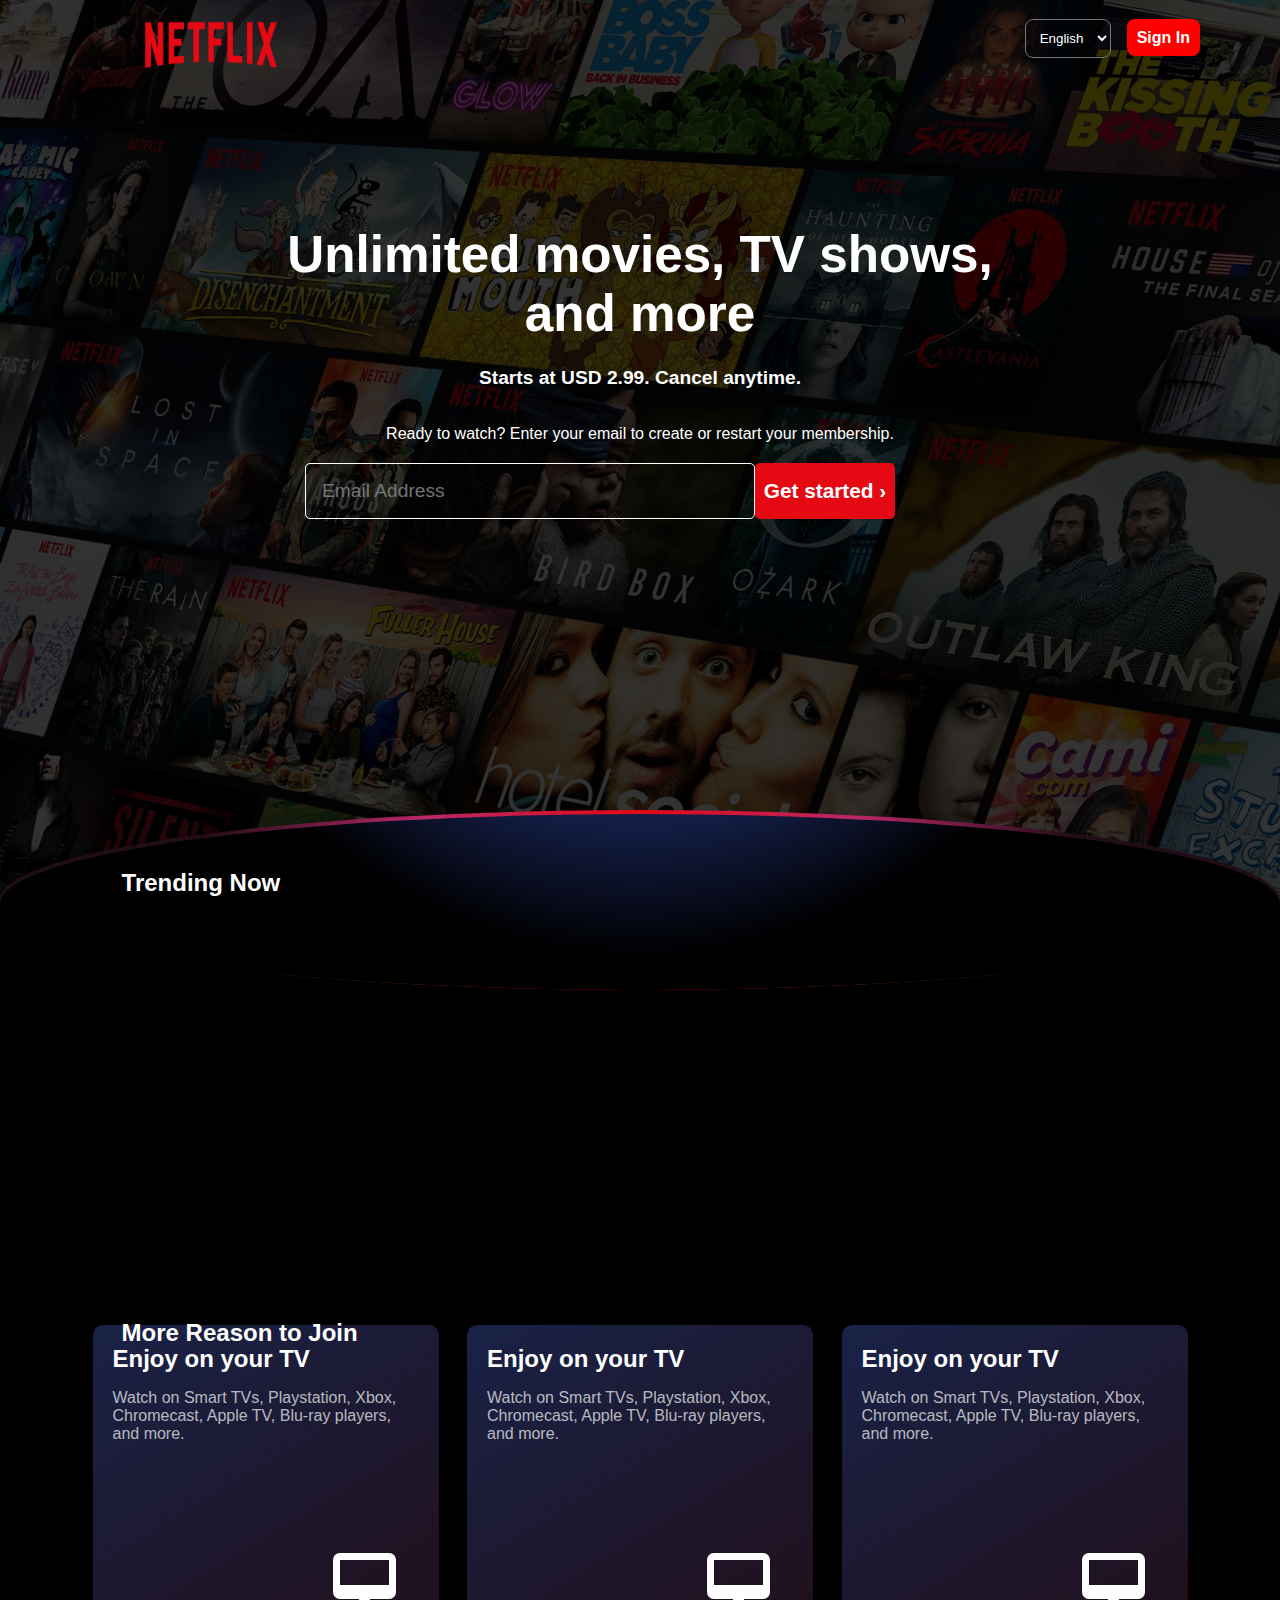
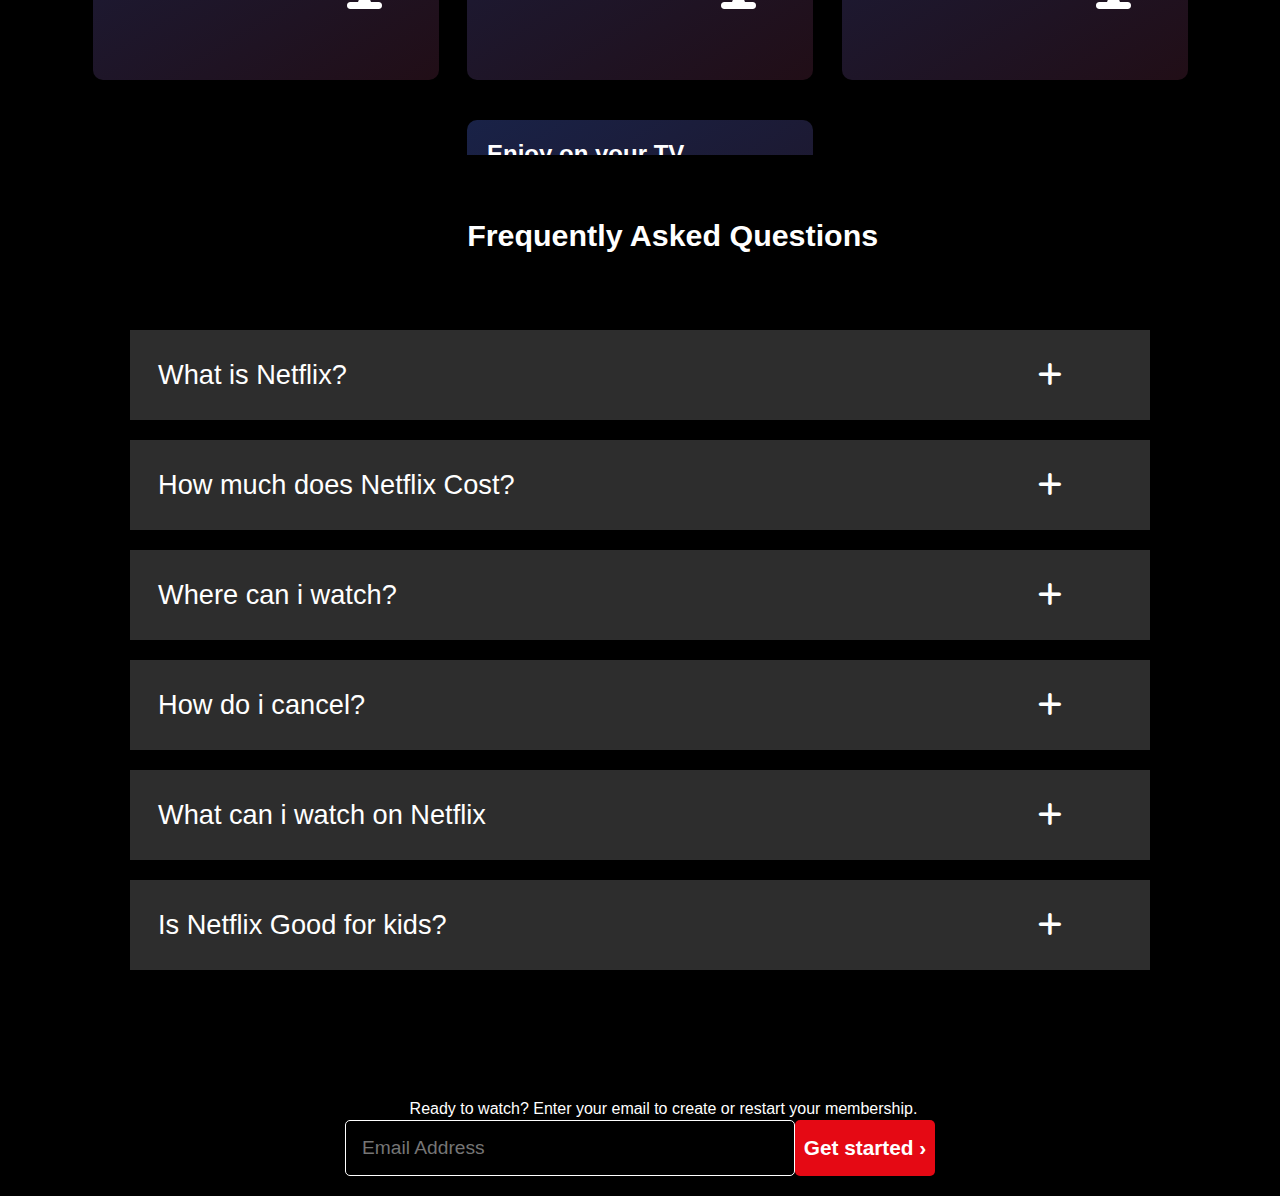
<file: Netflix Clone/index.html>
<!DOCTYPE html>
<html lang="en">
<head>
    <meta charset="UTF-8">
    <meta http-equiv="X-UA-Compatible" content="IE=edge">
    <meta name="viewport" content="width=device-width, initial-scale=1.0">
    <link rel="stylesheet" href="style.css">
    <link rel="shortcut icon" href="/Images/netflix-favicon.jpg" type="image/x-icon">
    <link rel="stylesheet" href="https://cdnjs.cloudflare.com/ajax/libs/font-awesome/6.7.2/css/all.min.css">
    <title>Netflix Nepal - Watch TV Shows & Movies</title>
</head>
<body>
    <div class="main">
        <nav class="navbar">
            <div class="nav-left">
                <div class="nav-logo"><img src="Images/netflix-logo.png" alt="logo "></div>
                <div class="nav-right">
                    <div class="nav-lang">
                        <select class="nav-lang-btn">
                           <option>English</option>
                           <option>Hindi</option>
                          <option>Nepali</option>
                        </select>
            </div>
            <div class="sign-in">
                <a href="signin.html" class="sign-in-btn">Sign In</a>
            </div>
        </div>
            </div>
        </nav>
        <div class="main-box">
            <div class="box-content">
                <h1>Unlimited movies, TV shows, and more</h1>
                <p class="sub-para">Starts at USD 2.99. Cancel anytime.</p>
                <p>Ready to watch? Enter your email to create or restart your membership.</p>
                <div class="input-button">
                     <input type="search" placeholder="Email Address" class="sub-input">
                     <button class="button">Get started ›</button>
                 </div>
            </div>
        </div>
        <div class="opaque-box"></div>
    </div>
    <section class="secondary-content">
        <div class="curve-wrapper">
            <div class="curve">
            <div class="curve2"></div>
        </div>
    </div>
    <div class="movie-content">
        <h2 class="movie-card-title">Trending Now</h2>
        <div class="box1 box"></div>
        <div class="box2 box"></div>
        <div class="box3 box"></div>
        <div class="box4 box"></div>
    </div>
    <div class="movie-content">
        <h2 class="movie-card-title">More Reason to Join</h2>
        <div class="sec-box-1 boxx">
            <h2>Enjoy on your TV</h2>
            <p>Watch on Smart TVs, Playstation, Xbox, Chromecast, Apple TV, Blu-ray players, and more.</p>
            <i class="fa-solid fa-desktop"></i>
        </div>
        <div class="sec-box-1 boxx">
            <h2>Enjoy on your TV</h2>
            <p>Watch on Smart TVs, Playstation, Xbox, Chromecast, Apple TV, Blu-ray players, and more.</p>
            <i class="fa-solid fa-desktop"></i>
        </div>
        <div class="sec-box-1 boxx">
            <h2>Enjoy on your TV</h2>
            <p>Watch on Smart TVs, Playstation, Xbox, Chromecast, Apple TV, Blu-ray players, and more.</p>
            <i class="fa-solid fa-desktop"></i>
        </div>
        <div class="sec-box-1 boxx">
            <h2>Enjoy on your TV</h2>
            <p>Watch on Smart TVs, Playstation, Xbox, Chromecast, Apple TV, Blu-ray players, and more.</p>
            <i class="fa-solid fa-desktop"></i>
        </div>
    </div>
    </section>
    <section class="faqs">
        <div class="faq-container">
            <h2>Frequently Asked Questions</h2>
            <div class="faq-box">
                <span>What is Netflix?</span>
                <i class="fas fa-plus"></i>
            </div>
            <div class="faq-box">
                <span>How much does Netflix Cost?</span>
                <i class="fas fa-plus"></i>
            </div>
            <div class="faq-box">
                <span>Where can i watch?</span>
                <i class="fas fa-plus"></i>
            </div>
            <div class="faq-box">
                <span>How do i cancel?</span>
                <i class="fas fa-plus"></i>
            </div>
            <div class="faq-box">
                <span>What can i watch on Netflix</span>
                <i class="fas fa-plus"></i>
            </div>
            <div class="faq-box">
                <span>Is Netflix Good for kids?</span>
                <i class="fas fa-plus"></i>
            </div>
        </div>
    </section>
    <footer>
        <div class="web-foot">
            <div class="foot-box-content">
                <p>Ready to watch? Enter your email to create or restart your membership.</p>
                <div class="input-button">
                     <input type="search" placeholder="Email Address" class="sub-input">
                     <button class="button">Get started ›</button>
                 </div>
            </div>
        </div>
    </footer>
</body>
</html>
</file>
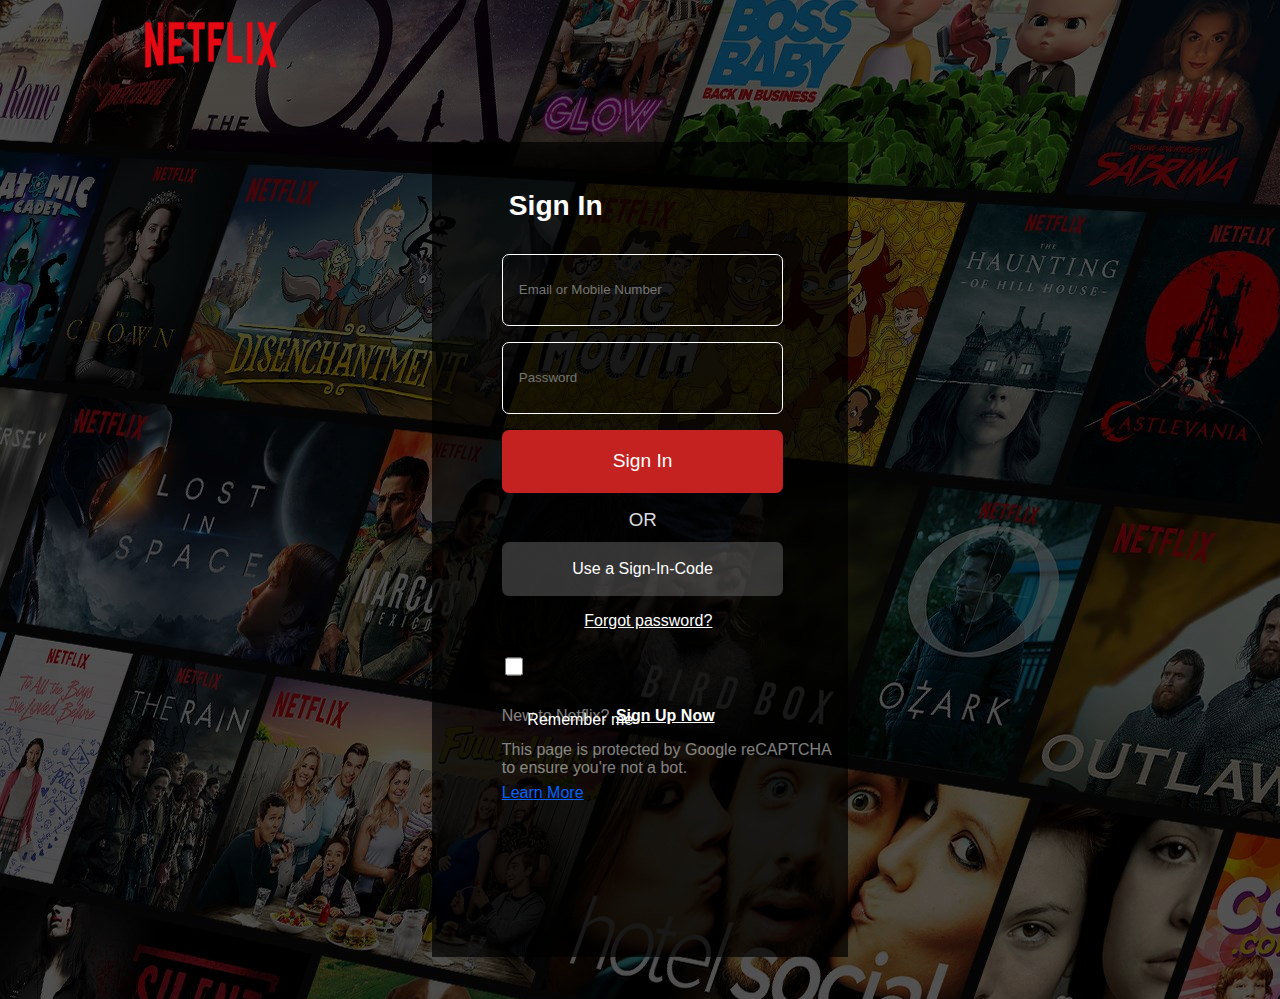
<file: Netflix Clone/signin.html>
<!DOCTYPE html>
<html lang="en">
<head>
    <meta charset="UTF-8">
    <meta http-equiv="X-UA-Compatible" content="IE=edge">
    <meta name="viewport" content="width=device-width, initial-scale=1.0">
    <link rel="stylesheet" href="sign-in-style.css">
    <link rel="shortcut icon" href="/Images/netflix-favicon.jpg" type="image/x-icon">
    <title>Netflix</title>
</head>
<body>
    <div class="main">
        <nav class="navbar">
            <div class="navbelt">
                <div class="logo">
                   <a href="index.html"><img src="Images/netflix-logo.png" alt="netflix-logo"></a> 
                </div>
            </div>
        </nav>
        <div class="main-body">
            <div class="main-content">
             <div class="form-panel">
                <h2>Sign In</h2>
                <div class="input-panel">
                    <form>
                    <input type="search" placeholder="Email or Mobile Number" class="email-input inp-temp" required>
                    <input type="search" placeholder="Password" class="pass-input inp-temp" required>
                        <button type="submit" class="inp-temp inp-temp-btn">Sign In</button>
                        <h3>OR</h3>
                        <button type="submit" class="inp-temp inp-temp-btn-2">Use a Sign-In-Code</button>
                        <a href="#">Forgot password?</a>
                        <div class="remember-me">
                            <input type="checkbox" name="chk-box" class="chk-box"> <span>Remember me</span>
                        </div>
                        <div class="sign-up-para">
                            <p>New to Netflix?</p>
                            <a href="#"> Sign Up Now</a>
                         </div>
                         <div class="captcha-notice">
                            <p>This page is protected by Google reCAPTCHA to ensure you're not a bot.</p>
                            <a href="#" class="lrn-more">Learn More</a>
                        </div>
                    </form>
                </div>
             </div>
            </div>
         </div>
        <div class="opaque"></div>
    </div>
</body>
</html>
</file>
<file: Netflix Clone/style.css>
*{
    padding: 0;
    margin: 0;
    font-family: 'Roboto', sans-serif;
}
.main{
    background-image: url(Images/background.jpg);
    background-size: cover;
    height: 100vh;
    width: 100%;
}
.opaque-box{
    background-color: black;
    height: 100vh;
    width: 100%;
    opacity: 0.5;
    position: absolute;
    top: 0;
}
/* NAVIGATION TOOL */
.nav-logo img{
    z-index: 1;
    height: 7vw;
    width: 13vw;
    position: relative;
    padding-left: 10%;
}
.navbar{
    position: relative;
    z-index: 1;  
}
.nav-lang-btn{
    background-color: transparent;
    padding: 10px;
    color: white;
    border-radius: 0.5rem;
}
.sign-in-btn{
    background-color: red;
    padding: 10px;
    color: white;
    border-radius: 0.5rem;
    margin: 1rem;
}
.sign-in a{
    text-decoration: none;
    font-weight: bold;
}
.sign-in-btn:hover{
    background-color: rgb(196, 33, 33);
}
.nav-right{
    display: flex;
    align-items: center;
    justify-content: flex-end;
    padding-right: 5%;
    position: absolute;
    top: 20%;
    right: 0;
}
/* MAIN-HOMEPAGE */
.main-box{
    height: 80vh;
    width: 100vh;
    margin: 1.8% auto;
    display: flex;
    align-items: center;
    justify-content: center;
    position: relative;
    z-index: 1;
}
.box-content{
    height: 70%;
    width: 80%;
}
.box-content h1{
    color: white;
    font-size: 4vw;
    text-align: center;
    font-weight: 900;
}
.box-content .sub-para{
    color: white;
    font-size: 1.2rem;
    font-weight: bold;
    text-align: center;
    padding-top: 1.5rem;
}
.box-content p{
    color: white;
    font-size: 1rem;
    text-align: center;
    padding-top: 4vh;
}
.input-button{
    display: flex;
    justify-content: center;
    align-items: center;
    margin: 20px;
    width: 600px;
    height: 56px;
}
.sub-input{
    padding: 1rem;
    width: 450px;
    height: 56px;
    background-color: transparent;
    border-radius: 5px;
    border: 1px solid white;
    font-size: 1.2rem;
    color: white
}
.button{
    width: 140px;
    height: 100%;
    font-size: 1.3rem;
    font-weight: bolder;
    background-color: rgb(229, 9, 20);
    color: white;
    border-radius: 5px;
    box-shadow: none;
    border: none;
}
/* SECONDARY-CONTENT */
.secondary-content{
    height: 100vh;
    background: radial-gradient(50% 500%, rgba(0, 0, 0, 0.1) 100%), black;
}
.curve{
    height: 20vh;
    width: 100%;
    overflow: hidden;
    background: linear-gradient(to right, rgba(33, 13, 22, 1) 16%, rgba(184, 40, 105, 1), rgba(229, 9, 20, 1), rgba(184, 40, 105, 1), rgba(33, 13, 22, 1) 84%);
    border-radius: 60%;
    position: absolute;
    top: 90%;
}
.curve2{
    background: radial-gradient(50% 500% at 50% -420%, rgba(64, 97, 231, 0.4) 80%, rgba(0, 0, 0, 0.1) 100%), black;
    height: 20vh;
    width: 100%;
    position: relative;
    top: 2%;
    border-radius: 60%;
}
/* MOVIE-CARD */
.movie-content{
    height: 50vh;
    overflow: scroll;
    width: 90%;
    position: relative;
    top: -5%;
    margin: auto;
    display: flex;
    flex-wrap: wrap;
    justify-content: space-evenly;
    align-items: center;
    overflow-x: hidden;
    gap: 20px 0px;
}
.movie-card-title{
    color: white;
    position: absolute;
    left: 5%;
    top: 3%;
}
.box{
    height: 35vh;
    width: 26vh;
    border-radius: 10px;
    transition: all ease-in-out 0.1s;
}
.boxx{
    height: 35vh;
    width: 34vh;
    border-radius: 10px;
    transition: all ease-in-out 0.1s;
    background: linear-gradient(149deg, #192247 0%, #210e17 99.08%);
    padding: 20px;
    margin-top: 20px;
    color: white;
}
.box1{
    background-image: url(https://occ-0-2797-3647.1.nflxso.net/dnm/api/v6/mAcAr9TxZIVbINe88xb3Teg5_OA/AAAABYVcRfFB91jy3f8-_Alb6H4RUzqXFRA7ejjOfCOXF20XLRVeCyT3ZFEimKbZAimt2ayVUWXSnp6ApNxpoK0mA3XzJD__irrDkdMD6lDrOFPSvQqP8s0xn2dNBaU9JxIu4lUd.webp?r=63b&quot;);
    background-size: cover;
}
.box2{
    background-image: url(https://occ-0-2797-3647.1.nflxso.net/dnm/api/v6/mAcAr9TxZIVbINe88xb3Teg5_OA/AAAABa2fSipl5PZ4Yp1Zg-jbdAUQiRU5X9KqEG3w_6Z21aphltfxA4PNYA98JIJtUmACk8DQJq7BeHJJeFjXQ7aiCxtmvRY98kBzRjJW_C9i6gjz_NJ3pnL1CQuIJpNAdZ71NgRV.webp?r=4c4&quot;);
    background-size: cover;
}
.box3{
    background-image: url(https://occ-0-2797-3647.1.nflxso.net/dnm/api/v6/mAcAr9TxZIVbINe88xb3Teg5_OA/AAAABUbEuw4gn448vhUbeTgwsmEsA4ZhBFHAbPyFyAk414jH72BDs0ALdA2TEDez1mRZHuyUjlpB_EL0LxkrymlRyHs2joUg2Izzl4Q.webp?r=ad2&quot;);    
    background-size: cover;
}
.box4{
    background-image: url(https://occ-0-2797-3647.1.nflxso.net/dnm/api/v6/mAcAr9TxZIVbINe88xb3Teg5_OA/AAAABX7hOcf0tnnP_XiFLpxBfj2vbDm9zcc3zVCfJS34kAW-MHITMxWrS6br_FGIOv4YLM_w8D23DuZNWCNzWRE4KHWSeIUPVR1t4KcNOIrPIV4lgEWMfX1F4r5cA98_qBmGoU9q.webp?r=da8&quot;);
    background-size: cover;
}
.box:hover{
    transform: scale(1.1);
}
.sec-box-1{
    color: white;
}
.sec-box-1 p{
    padding-top: 1rem;
    color: rgba(255, 255, 255, 0.7);
}
.sec-box-1 i{
    font-size: 3.5rem;
    color: white;
    position: relative;
    bottom: -35%;
    left: 72%;
}
/* FAQs */
.faqs{
    background: radial-gradient(black);
}
.faq-container{
    height: 100vh;
    width: 80%;
    margin: auto;
    display: flex;
    flex-direction: column;
    align-items: center;
    justify-content: center;
}
.faq-container h2{
    color: white;
    font-size: 1.9rem;
    font-weight: 800;
    margin-left: 32.5%;
    position: absolute;
    top: 202%;
    left: 4%;
}
.faq-box{
    display: flex;
    height: 70px;
    width: 1000px;
    background-color: rgb(45,45,45);
    padding: 10px;
    align-items: center;
    justify-content: flex-start;
    margin: 10px;
}
.faq-box span{
    font-size: 1.7rem;
    padding: 18px;
    text-align: center;
    color: white;
}
.faq-box i{
   position: absolute;
    font-size: 1.7rem;
    color: white;
    right: 17%;
}
/* FOOTER-DESIGN */
.web-foot{
    background-color: black;
    display: flex;
    justify-content: center;
    align-items: center;
}
.foot-box-content p{
    color: white;
    position: absolute;
    left: 32%;
}
</file>
<file: Netflix Clone/sign-in-style.css>
*{
    margin: 0;
    padding: 0;
    font-family: 'Roboto', sans-serif;
}

.main{
    background-image: url(Images/background.jpg);
    height: 111vh;
    width: 100%;
}
.opaque{
    height: 111vh;
    width: 100%;
    background-color: black;
    opacity: 0.2;
    position: absolute;
    top: 0;
}
.navbar{
    position: absolute;
    z-index: 1;    
}
.logo img{
    height: 7vw;
    width: 13vw;
    padding-left: 10vw;
}
/* SIGN-IN-FORM */
.main-content{
    position: absolute;
    z-index: 1;
    height: 100vh;
    width: 80vw;
    display: flex;
    justify-content: center;
    align-items: center;
    left: 10%;
    top: 11%;
}
.form-panel{
    height: 87vh;
    width: 30vw;
    padding: 1rem;
    background-color: rgba(0, 0, 0, 0.7);
    color: white;

}
.form-panel h2{
    padding: 2rem;
    padding-left: 3.8rem;
    font-size: 2.2vw;
}
.inp-temp{
    padding: 1rem;
    color: white;
    background-color: transparent;
    width: 22vw;
    box-shadow: none;
    border: 1px solid white;
    border-radius: 7px;
    margin-bottom: 1rem;
    height: 8vh;
}
.inp-temp-btn{
    background-color: rgb(196, 33, 33);
    color: white;
    font-size: 1.2rem;
    border: none;
    height: 7vh;
}
.inp-temp-btn-2{
    font-size: 1rem;
    height: 6vh;
    margin-top: 10%;
    padding: 5px;
    background: rgba(128, 128, 128, 0.4);
    border: none;
}
.input-panel h3{
    color: gainsboro;
    position: absolute;
    margin-left: 12.4%;
    font-weight: 400;
}
.input-panel{
    display: flex;
    justify-content: center;
    height: 80vh;
    margin-left: 14%
}
.input-panel a{
    color: white;
    display: block;
    margin-left: 25%;
}
.chk-box{
    height: 3vh;
    width: 1.4vw;
}
.remember-me{
    margin-top: 7%;
    margin-left: 1%;
}
.remember-me span{
    position: absolute;
    bottom: 30%;
    left: 39%;
}
.sign-up-para{
    display: flex;
    margin-top: 7%;
    color: rgba(255, 255, 255, 0.5);
}
.sign-up-para a{
    margin-left: 2%;
    font-weight: 700;
    color: white;
}
.captcha-notice{
    color: rgba(255, 255, 255, 0.5);
    margin-top: 5%;
    margin-left: 0%;
}
.captcha-notice .lrn-more{
    color: rgb(5, 97, 255);
    margin-left: 0;
    margin-top: 2%;
}
</file>
